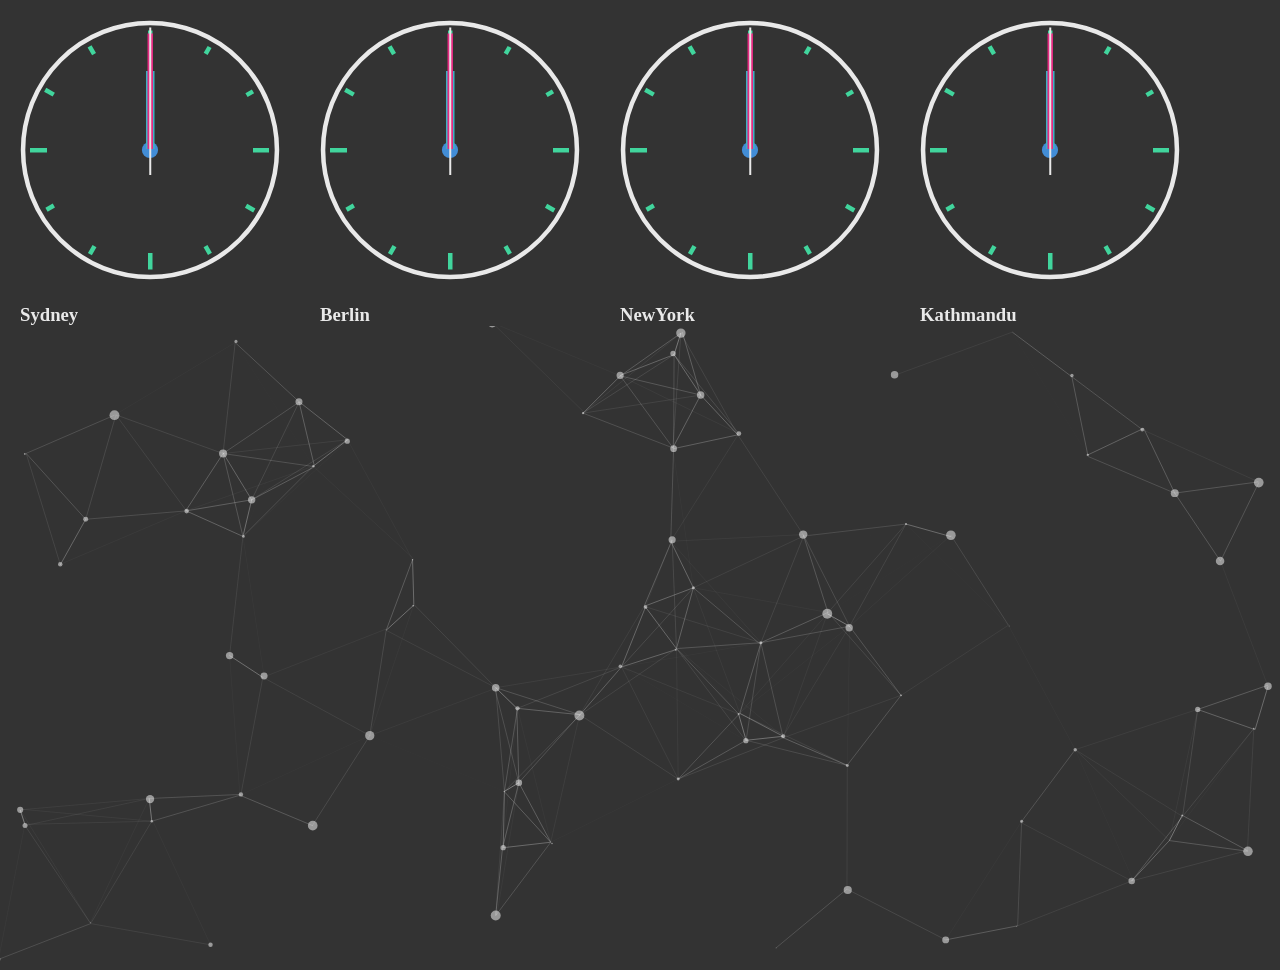
<file: index.html>
<!DOCTYPE html>
<html lang="en-US">
    <head>
        <meta charset="UTF-8">
        <meta name="viewport" content="width=device-width, initial-scale=1">
       <title>A Digital Analog Clock</title>
        <link rel="stylesheet" href="clock/style.css" type="text/css" media="all">
    </head>
    <body id="particles-js">
        <div class="main">
            <div class="sydney">
                
            </div>
            <div class="berlin">
                
            </div>
            <div class="newyork">
                
            </div>
            <div class="kathmandu">
                
            </div>
        </div>
        <script type="text/javascript" src="clock/particles.js"></script>
        <script type="text/javascript" src="clock/app.js"></script>
        <script src="clock/script.js"></script>
    </body>
</html>
</file>
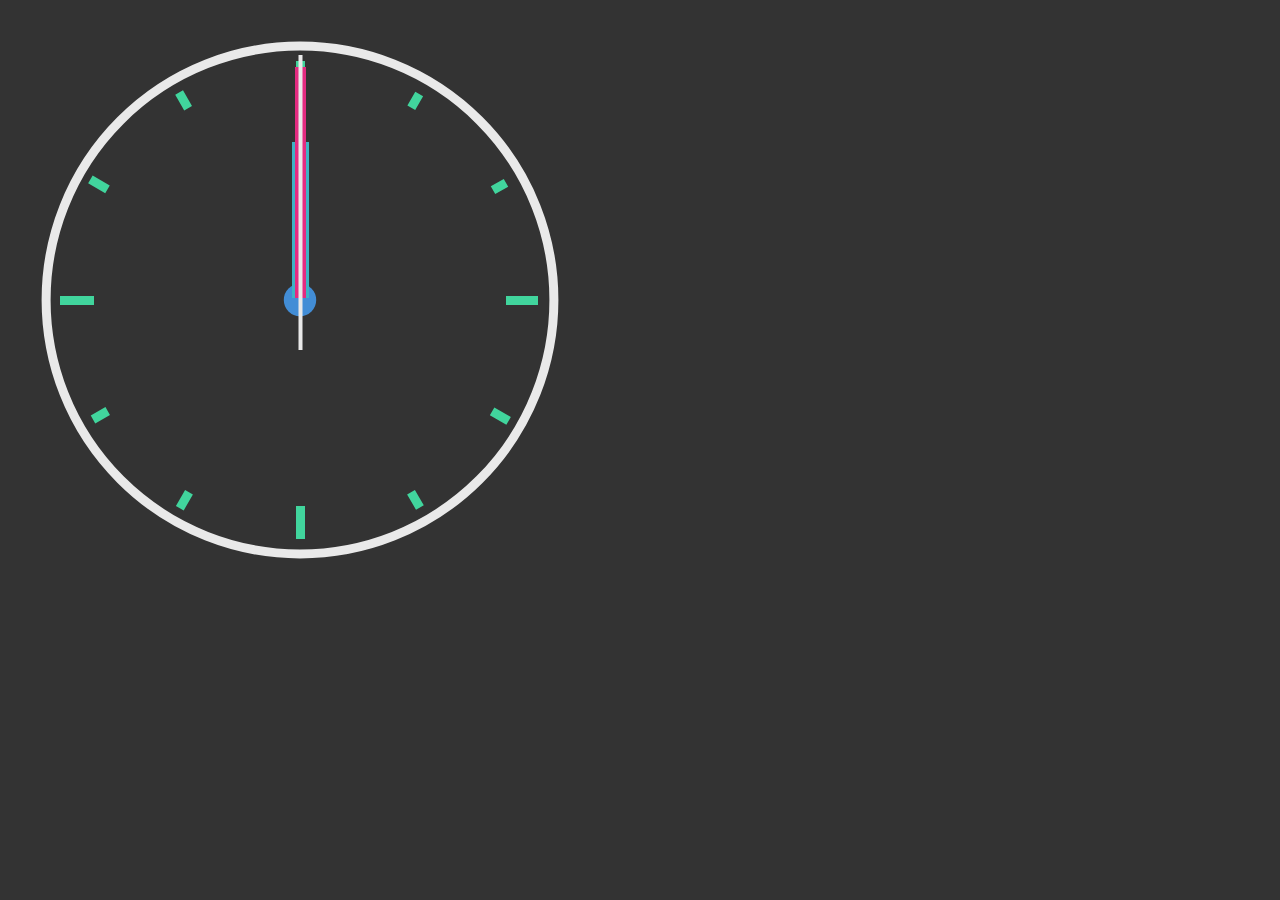
<file: clock/index.html>
<!DOCTYPE html>
<html lang="en-US">

<head>
    <meta charset="UTF-8">
    <meta name="viewport" content="width=device-width, initial-scale=1">
    <title>A Digital Analog Clock</title>
    <link rel="stylesheet" href="style.css" type="text/css" media="all">
    <script src="script.js" defer></script>
</head>

<body>
<main class="main">
    <div class="clockbox">
        <svg id="clock" xmlns="http://www.w3.org/2000/svg" width="600" height="600" viewBox="0 0 600 600">
            <g id="face">
                <circle class="circle" cx="300" cy="300" r="253.9"/>
                <path class="hour-marks" d="M300.5 94V61M506 300.5h32M300.5 506v33M94 300.5H60M411.3 107.8l7.9-13.8M493 190.2l13-7.4M492.1 411.4l16.5 9.5M411 492.3l8.9 15.3M189 492.3l-9.2 15.9M107.7 411L93 419.5M107.5 189.3l-17.1-9.9M188.1 108.2l-9-15.6"/>
                <circle class="mid-circle" cx="300" cy="300" r="16.2"/>
            </g>
            <g id="hour">
                <path class="hour-arm" d="M300.5 298V142"/>
                <circle class="sizing-box" cx="300" cy="300" r="253.9"/>
            </g>
            <g id="minute">
                <path class="minute-arm" d="M300.5 298V67"/>
                <circle class="sizing-box" cx="300" cy="300" r="253.9"/>
            </g>
            <g id="second">
                <path class="second-arm" d="M300.5 350V55"/>
                <circle class="sizing-box" cx="300" cy="300" r="253.9"/>
            </g>
        </svg>
    </div><!-- .clockbox -->
    <div class="digital">
        <h4 id="time"></h4>
    </div>
</main>

</body>

</html>
</file>
<file: clock/style.css>
/* Layout */
*{
    margin: 0;
    padding: 0;
}
body{
    background: #333;
}
.main {
    display: inline-flex;
    flex-direction: row;
}
/* Clock styles */
.circle {
    fill: none;
    stroke: #e9e9e9;
    stroke-width: 9;
    stroke-miterlimit: 10;
}

.mid-circle {
    fill: #428dd6;
}
.hour-marks {
    fill: none;
    stroke: #41d59d;
    stroke-width: 9;
    stroke-miterlimit: 10;
}

.hour-arm {
    fill: none;
    stroke: #3eb2c4;
    stroke-width: 17;
    stroke-miterlimit: 10;
}

.minute-arm {
    fill: none;
    stroke: #e32b81;
    stroke-width: 11;
    stroke-miterlimit: 10;
}

.second-arm {
    fill: none;
    stroke: #e9e9e9;
    stroke-width: 4;
    stroke-miterlimit: 10;
}

/* Transparent box ensuring arms center properly. */
.sizing-box {
    fill: none;
}

/* Make all arms rotate around the same center point. */
/* Optional: Use transition for animation. */
#hour,
#minute,
#second {
    transform-origin: 300px 300px;
    transition: transform .5s ease-in-out;
}
.digital{
    padding-left: 20px;
    color: #e9e9e9;
}
</file>
